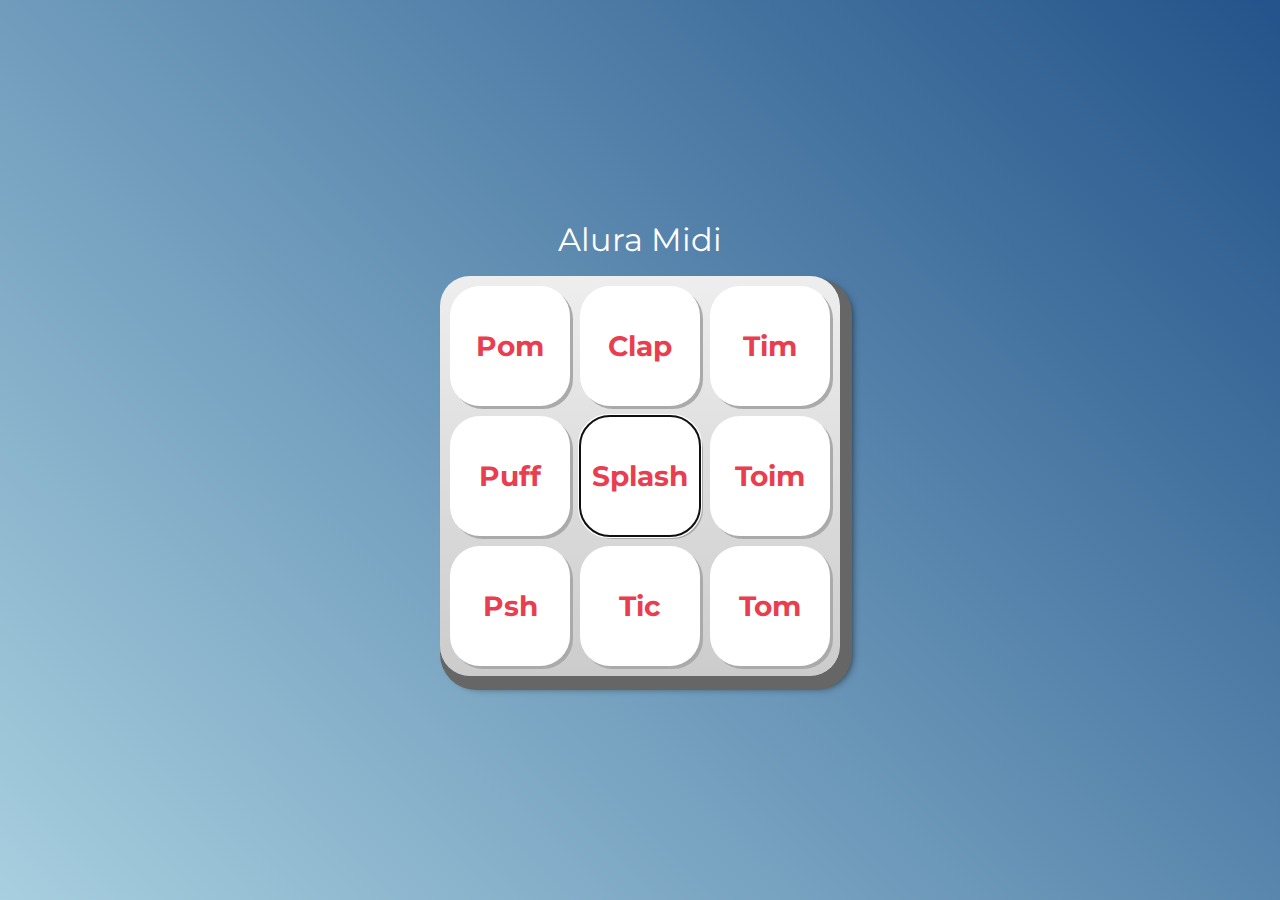
<file: index.html>
<!DOCTYPE html>
<html lang="pt-BR">
<head>
    <meta charset="UTF-8">
    <meta http-equiv="X-UA-Compatible" content="IE=edge">
    <meta name="viewport" content="width=device-width, initial-scale=1.0">

    <title>Alura MIDI</title>

    <link rel="preconnect" href="https://fonts.googleapis.com">
    <link rel="preconnect" href="https://fonts.gstatic.com" crossorigin>
    <link href="https://fonts.googleapis.com/css2?family=Montserrat:wght@500;600&display=swap" rel="stylesheet">
    <link rel="icon" type="image/png" href="images/bateria.png">
    <link rel="stylesheet" href="css/reset.css">
    <link rel="stylesheet" href="css/estilos.css">
</head>
<body>

    <h1>Alura Midi</h1>

    <section class="teclado">
        <button class="tecla tecla_pom">Pom</button>
        <button class="tecla tecla_clap">Clap</button>
        <button class="tecla tecla_tim">Tim</button>

        <button class="tecla tecla_puff">Puff</button>
        <button class="tecla tecla_splash">Splash</button>
        <button class="tecla tecla_toim">Toim</button>

        <button class="tecla tecla_psh">Psh</button>
        <button class="tecla tecla_tic">Tic</button>
        <button class="tecla tecla_tom">Tom</button>
    </section>

    <audio src="sounds/keyq.wav" id="som_tecla_pom"></audio>
    <audio src="sounds/keyw.wav" id="som_tecla_clap"></audio>
    <audio src="sounds/keye.wav" id="som_tecla_tim"></audio>
    <audio src="sounds/keya.wav" id="som_tecla_puff"></audio>
    <audio src="sounds/keys.wav" id="som_tecla_splash"></audio>
    <audio src="sounds/keyd.wav" id="som_tecla_toim"></audio>
    <audio src="sounds/keyz.wav" id="som_tecla_psh"></audio>
    <audio src="sounds/keyx.wav" id="som_tecla_tic"></audio>
    <audio src="sounds/keyc.wav" id="som_tecla_tom"></audio>
    
     <script src="main.js"></script>
</body>
</html>
</file>
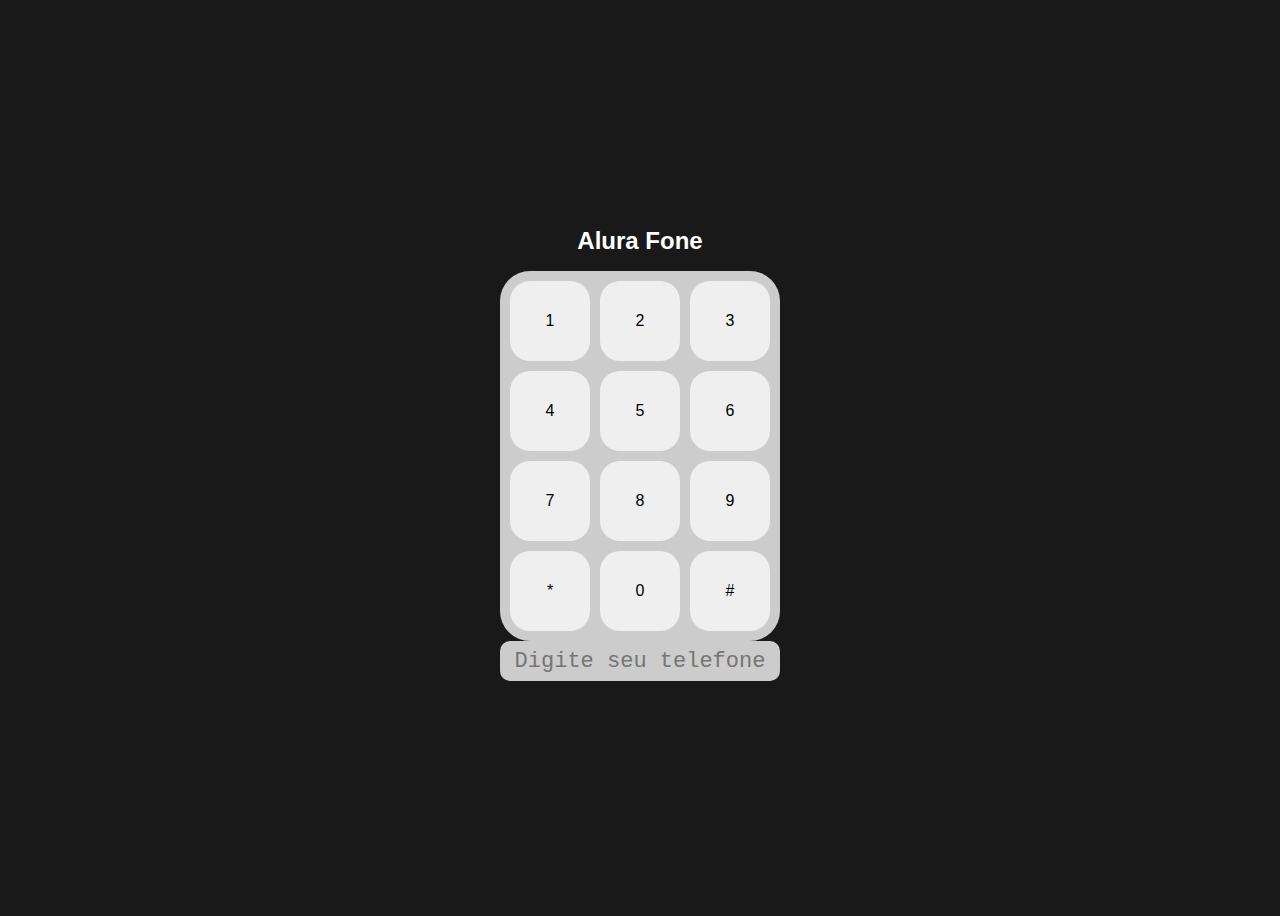
<file: desafios/aula1/index.html>
<!DOCTYPE html>
<html lang="pt-br">
<head>
    <meta charset="UTF-8">
    <meta http-equiv="X-UA-Compatible" content="IE=edge">
    <meta name="viewport" content="width=device-width, initial-scale=1.0">
    <title>Desafio Aula 01</title>
    <link rel="stylesheet" href="style.css">
</head>
<body>
    <h1> Alura Fone </h1>

    <section class="teclado">
        <input type="button" value="1">
        <input type="button" value="2">
        <input type="button" value="3">
        <input type="button" value="4">
        <input type="button" value="5">
        <input type="button" value="6">
        <input type="button" value="7">
        <input type="button" value="8">
        <input type="button" value="9">
        <input type="button" value="*">
        <input type="button" value="0">
        <input type="button" value="#">
    </section>

  <input class="tel" type="tel" placeholder="Digite seu telefone">

  <script src="tel.js"></script>
</body>
</html>
</file>
<file: css/estilos.css>
:root {
  --cinza: #aaa;
  --vermelha: #e93d50;
  --vermelha-escura: #af303f;
  --branca: #fff;
  --luz: rgb(229, 255, 0);
}

body {
  align-items: center;
  background: linear-gradient(45deg, #a7cfdf 0%,#23538a 100%);
  display: flex;
  justify-content: center;
  flex-direction: column;
  font-family: 'Montserrat', sans-serif;
  min-height: 100vh;
}

h1 {
  color: var(--branca);
  margin-bottom: 20px;
  font-size: 2rem;
}

.teclado {
  background: linear-gradient(to bottom, #eeeeee 0%,#cccccc 100%);
  box-shadow: 6px 8px 0 6px #666, 10px 10px 10px #000;
  border-radius: 30px;
  display: grid;
  gap: 10px;
  grid-template-columns: repeat(3, 1fr);
  padding: 10px;
}

.tecla {
  background-color: var(--branca);
  border-radius: 30px;
  box-shadow: 3px 3px 0 var(--cinza);
  color: var(--vermelha);
  cursor: pointer;
  height: 120px;
  font-size: 1.75em;
  font-weight: bold;
  line-height: 120px;
  text-align: center;
  width: 120px;
}

.tecla.ativa,
.tecla:active {
  background-color: var(--vermelha);
  border: 4px solid  var(--vermelha);
  box-shadow: 3px 3px 0 var(--vermelha-escura) inset;
  color: var(--branca);
  outline: none;
}

/* .tecla.focus,
.tecla:focus,  */
.tecla:hover, .focus {
  outline: none;
  box-shadow: 1px 1px 10px var(--luz);
}

.tecla.active:focus,
.tecla:active:focus {
  box-shadow: 3px 3px 0 var(--vermelha-escura) inset, 1px 1px 10px var(--luz);
}
</file>
<file: desafios/aula1/style.css>
* {
    box-sizing: border-box;
  }
  
  body {
    display: flex;
    justify-content: center;
    align-items: center;
    flex-direction: column;
    background-color: #191919;
    min-height: 100vh;
  }
  
  input {
    border: none;
    color: inherit;
    font-size: inherit;
    font-weight: inherit;
    font-family: inherit;
  }
  
  h1 {
    font-family: 'Montserrat', sans-serif;
    font-size: 24px;
    color: #fff;
  }
  
  .teclado {
    display: grid;
    grid-template-columns: repeat(3, 1fr);
    gap: 10px; 
    background-color: #cccccc;
    border-radius: 30px;
    padding: 10px;
  }
  
  input[type=button] {
    border-radius: 20px;
    cursor: pointer;
    font-family: 'Montserrat', sans-serif;
    height: 80px;
    width: 80px;
  }

  .focus{
    border: 1px solid black;
  }
  
  input[type=tel] {
    background-color: #cccccc;
    border-radius: 10px;
    font-family: monospace;
    font-size: 22px;
    height: 40px;
    margin-bottom: 24px;
    padding: 10px;
    text-align: center;
    width: 280px;
  }

  

  .ativa {
    background-color: yellow;
  }
</file>
